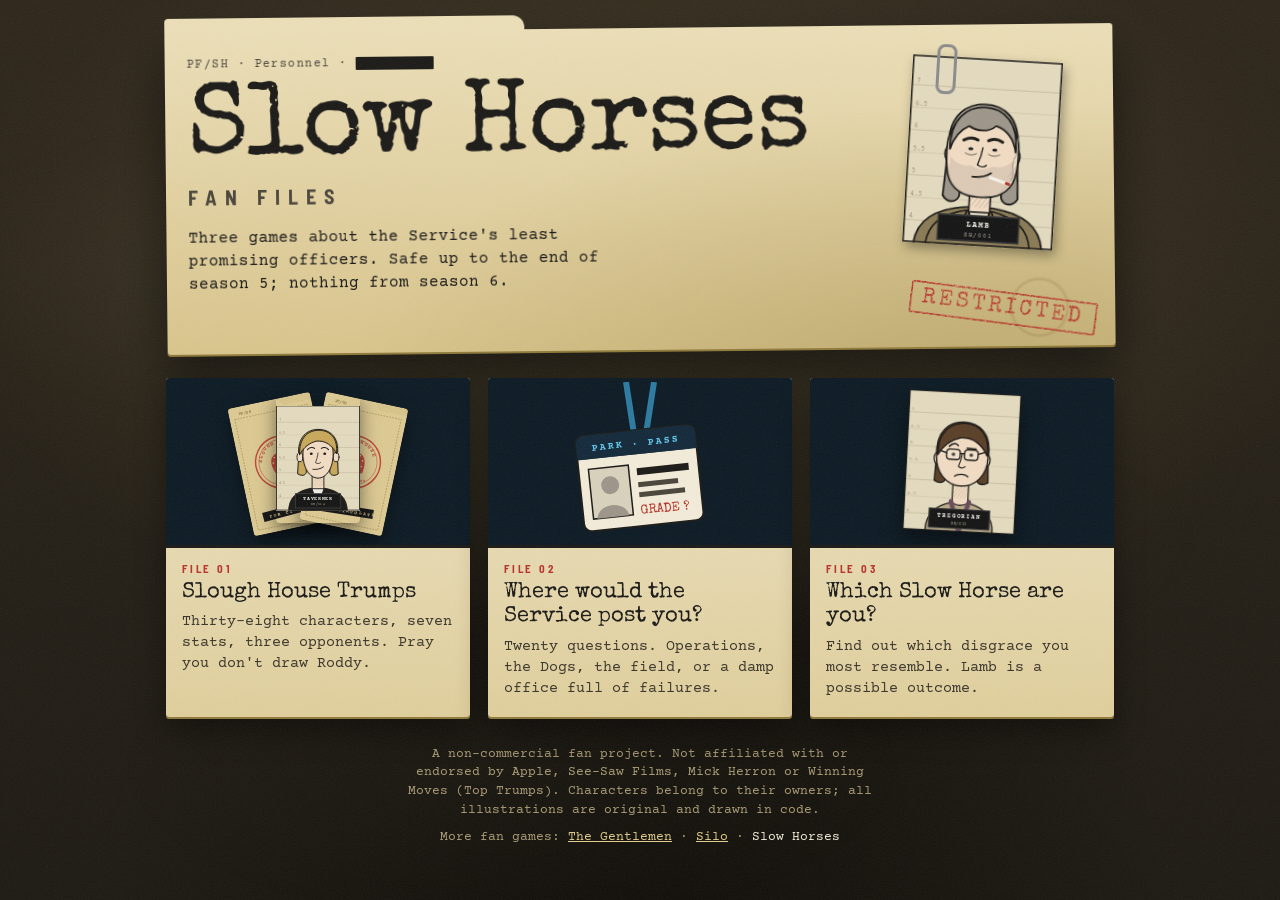
<file: site/index.html>
<!doctype html>
<html lang="en-GB">
<head>
  <meta charset="utf-8">
  <meta name="viewport" content="width=device-width, initial-scale=1, viewport-fit=cover">
  <meta name="theme-color" content="#1d1912">
  <meta name="description" content="Unofficial fan games for Slow Horses: a Top Trumps deck and two personality quizzes.">
  <title>Slow Horses Fan Files</title>
  <link rel="icon" href="shared/icon.svg">
  <link rel="preconnect" href="https://fonts.googleapis.com">
  <link rel="preconnect" href="https://fonts.gstatic.com" crossorigin>
  <link href="https://fonts.googleapis.com/css2?family=Barlow+Semi+Condensed:wght@500;700&family=Courier+Prime:ital,wght@0,400;0,700;1,400&family=Special+Elite&display=swap" rel="stylesheet">
  <link rel="stylesheet" href="shared/theme.css">
  <link rel="stylesheet" href="shared/hub.css">
</head>
<body>
  <main class="hub">
    <header class="cover">
      <p class="ref">PF/SH · Personnel · <span class="redact">Section 4</span></p>
      <h1>Slow Horses</h1>
      <p class="sub">Fan files</p>
      <span class="rubber cover-stamp">Restricted</span>
      <div class="cover-mug" id="cover-mug"></div>
      <p class="lede">Three games about the Service's least promising officers. Safe up to the end of season 5; nothing from season 6.</p>
    </header>

    <nav class="tiles" aria-label="Games">
      <a class="tile" href="trumps/" data-art="trumps">
        <div class="tile-art" id="art-trumps"></div>
        <div class="tile-text">
          <span class="tab">File 01</span>
          <h2>Slough House Trumps</h2>
          <p>Thirty-eight characters, seven stats, three opponents. Pray you don't draw Roddy.</p>
        </div>
      </a>
      <a class="tile" href="role/" data-art="role">
        <div class="tile-art" id="art-role"></div>
        <div class="tile-text">
          <span class="tab">File 02</span>
          <h2>Where would the Service post you?</h2>
          <p>Twenty questions. Operations, the Dogs, the field, or a damp office full of failures.</p>
        </div>
      </a>
      <a class="tile" href="character/" data-art="character">
        <div class="tile-art" id="art-character"></div>
        <div class="tile-text">
          <span class="tab">File 03</span>
          <h2>Which Slow Horse are you?</h2>
          <p>Find out which disgrace you most resemble. Lamb is a possible outcome.</p>
        </div>
      </a>
    </nav>

    <footer class="site-foot">
      <p>A non-commercial fan project. Not affiliated with or endorsed by Apple, See-Saw Films, Mick Herron or Winning Moves (Top Trumps). Characters belong to their owners; all illustrations are original and drawn in code.</p>
      <p>More fan games: <a href="https://radiosilence.github.io/gentlemen/">The Gentlemen</a> · <a href="https://radiosilence.github.io/silo/">Silo</a> · <span aria-current="page">Slow Horses</span></p>
    </footer>
  </main>
  <script type="module" src="shared/hub.js"></script>
</body>
</html>
</file>
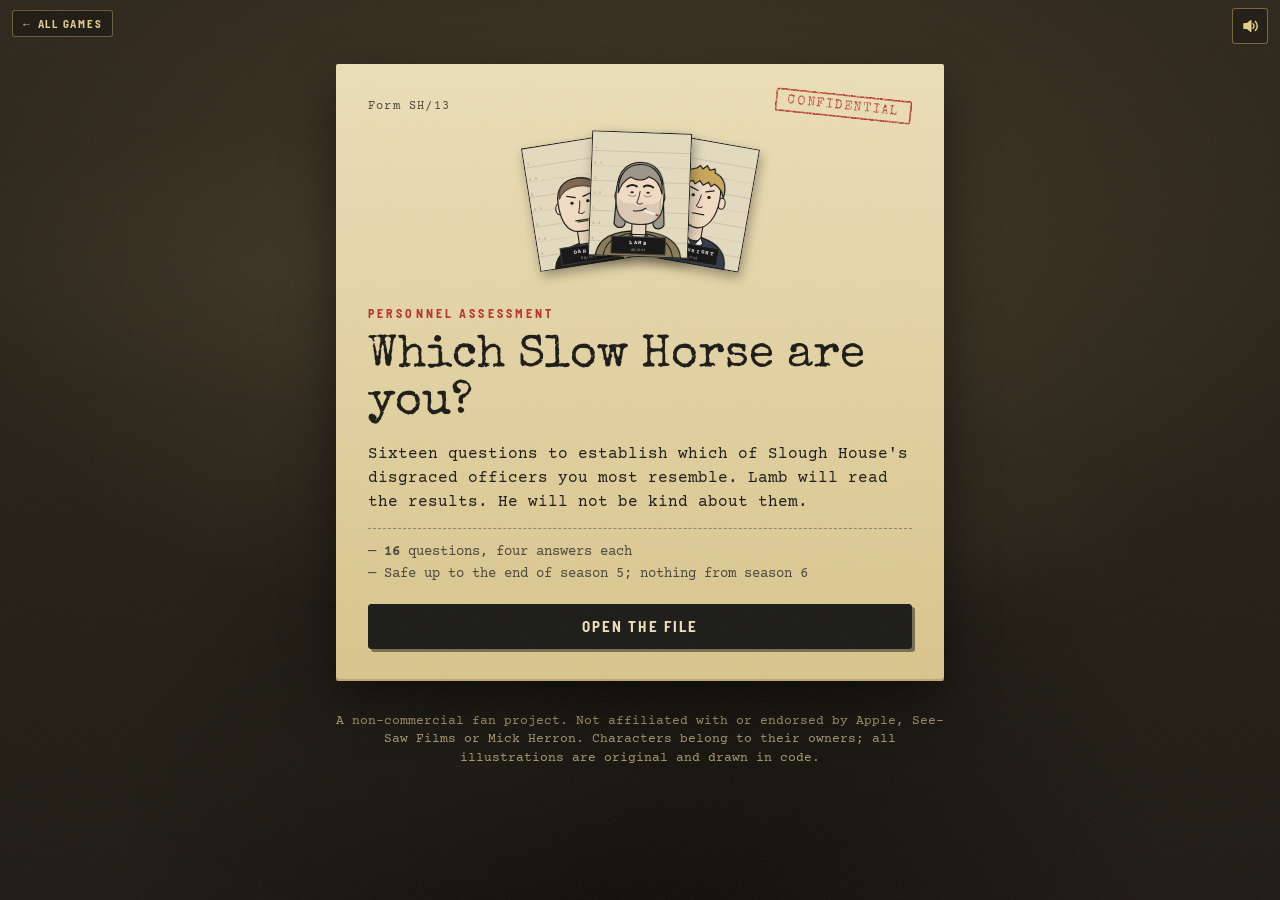
<file: site/character/index.html>
<!doctype html>
<html lang="en-GB">
<head>
  <meta charset="utf-8">
  <meta name="viewport" content="width=device-width, initial-scale=1, viewport-fit=cover">
  <meta name="theme-color" content="#1d1912">
  <meta name="description" content="An unofficial Slow Horses fan quiz: twelve questions to find out which slow horse you are.">
  <title>Which Slow Horse Are You?</title>
  <link rel="icon" href="../shared/icon.svg">
  <link rel="preconnect" href="https://fonts.googleapis.com">
  <link rel="preconnect" href="https://fonts.gstatic.com" crossorigin>
  <link href="https://fonts.googleapis.com/css2?family=Barlow+Semi+Condensed:wght@500;700&family=Courier+Prime:ital,wght@0,400;0,700;1,400&family=Special+Elite&display=swap" rel="stylesheet">
  <link rel="stylesheet" href="../shared/theme.css">
  <link rel="stylesheet" href="../shared/quiz.css">
</head>
<body>
  <script type="module">
    import quiz from "./data.js";
    import { run } from "../shared/quiz.js";
    run(quiz);
  </script>
</body>
</html>
</file>
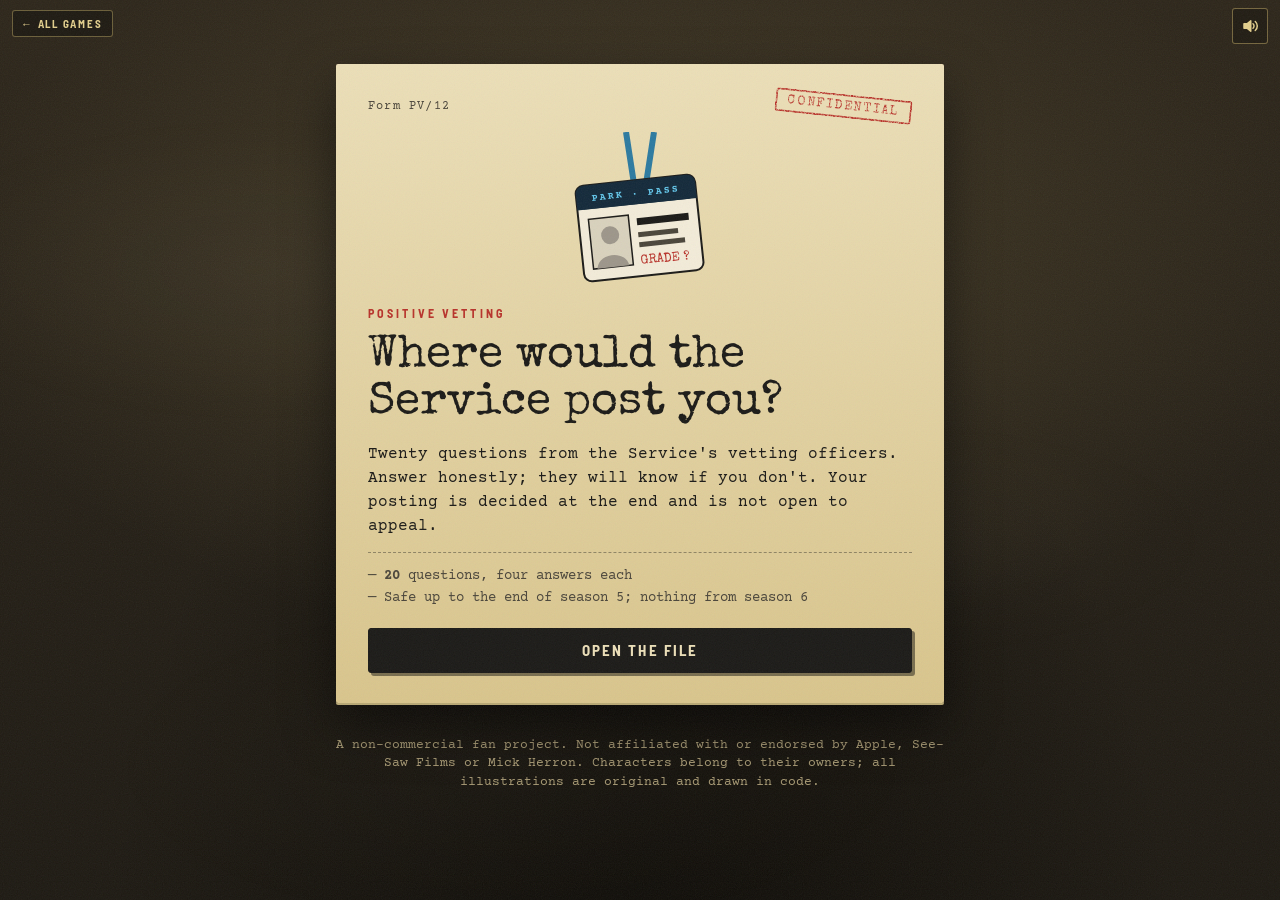
<file: site/role/index.html>
<!doctype html>
<html lang="en-GB">
<head>
  <meta charset="utf-8">
  <meta name="viewport" content="width=device-width, initial-scale=1, viewport-fit=cover">
  <meta name="theme-color" content="#1d1912">
  <meta name="description" content="An unofficial Slow Horses fan quiz: twelve questions to decide where the Service would post you.">
  <title>Where Would the Service Post You?</title>
  <link rel="icon" href="../shared/icon.svg">
  <link rel="preconnect" href="https://fonts.googleapis.com">
  <link rel="preconnect" href="https://fonts.gstatic.com" crossorigin>
  <link href="https://fonts.googleapis.com/css2?family=Barlow+Semi+Condensed:wght@500;700&family=Courier+Prime:ital,wght@0,400;0,700;1,400&family=Special+Elite&display=swap" rel="stylesheet">
  <link rel="stylesheet" href="../shared/theme.css">
  <link rel="stylesheet" href="../shared/quiz.css">
</head>
<body>
  <script type="module">
    import quiz from "./data.js";
    import { run } from "../shared/quiz.js";
    run(quiz);
  </script>
</body>
</html>
</file>
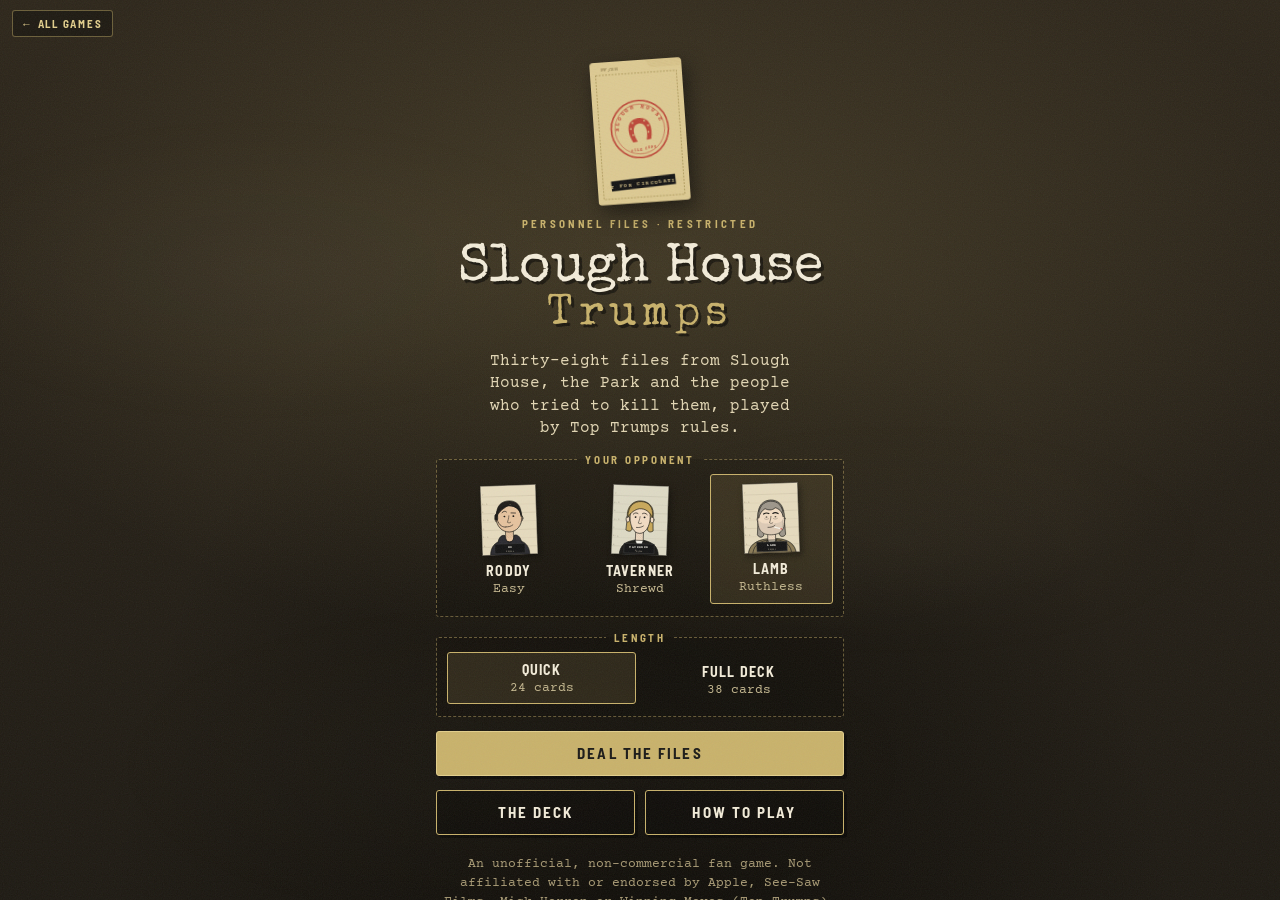
<file: site/trumps/index.html>
<!doctype html>
<html lang="en-GB">
<head>
  <meta charset="utf-8">
  <meta name="viewport" content="width=device-width, initial-scale=1, viewport-fit=cover">
  <meta name="theme-color" content="#1d1912">
  <meta name="description" content="An unofficial fan-made Top Trumps style card game for Slow Horses. Play against the computer in the browser.">
  <title>Slough House Trumps</title>
  <link rel="icon" href="../shared/icon.svg">
  <link rel="preconnect" href="https://fonts.googleapis.com">
  <link rel="preconnect" href="https://fonts.gstatic.com" crossorigin>
  <link href="https://fonts.googleapis.com/css2?family=Barlow+Semi+Condensed:wght@500;700&family=Courier+Prime:ital,wght@0,400;0,700;1,400&family=Special+Elite&display=swap" rel="stylesheet">
  <link rel="stylesheet" href="../shared/theme.css">
  <link rel="stylesheet" href="style.css">
</head>
<body>
  <main id="title" class="screen">
    <a class="back-link" href="../">← All games</a>
    <div class="title-inner">
      <div class="crest-wrap" id="title-crest"></div>
      <p class="kicker">Personnel files · Restricted</p>
      <h1>Slough House<span>Trumps</span></h1>
      <p class="tagline">Thirty-eight files from Slough House, the Park and the people who tried to kill them, played by Top Trumps rules.</p>

      <fieldset class="choice" id="opponents">
        <legend>Your opponent</legend>
      </fieldset>

      <fieldset class="choice lengths">
        <legend>Length</legend>
        <label><input type="radio" name="length" value="24"><span><b>Quick</b><small>24 cards</small></span></label>
        <label><input type="radio" name="length" value="38"><span><b>Full deck</b><small>38 cards</small></span></label>
      </fieldset>

      <button class="btn primary" id="deal">Deal the files</button>
      <div class="row">
        <button class="btn" id="open-gallery">The deck</button>
        <button class="btn" id="open-rules">How to play</button>
      </div>

      <p class="disclaimer">An unofficial, non-commercial fan game. Not affiliated with or endorsed by Apple, See-Saw Films, Mick Herron or Winning Moves (Top Trumps). Characters belong to their owners; the sketches are original illustrations. Stats are ratings out of 100 drawn from events on screen. <strong>Contains spoilers up to the end of season 5.</strong></p>
    </div>
  </main>

  <section id="game" class="screen" hidden>
    <header class="bar opp">
      <div class="pile" id="pile-cpu"><span class="count" id="count-cpu">0</span></div>
      <div class="who"><b id="cpu-name"></b><small><span id="cpu-sub"></span> <i class="lead" id="lead-cpu">Lead</i></small></div>
      <a class="icon-btn" href="../" aria-label="All games" title="All games"><svg viewBox="0 0 24 24" fill="none" stroke="currentColor" stroke-width="2" stroke-linecap="round" stroke-linejoin="round"><path d="M3 7h6l2 2h10v10H3z"/><path d="M3 7V5h6"/></svg></a>
      <button class="icon-btn" id="mute" aria-label="Toggle sound"></button>
      <button class="icon-btn" id="quit" aria-label="Leave the table">✕</button>
    </header>
    <p id="prompt" aria-live="polite"></p>
    <div id="table">
      <div class="pot" id="pot" hidden><div class="pile"></div><span>Pot <b id="count-pot">0</b></span></div>
    </div>
    <footer class="bar you">
      <div class="pile" id="pile-you"><span class="count" id="count-you">0</span></div>
      <div class="who"><b>You</b><small>Your pile <i class="lead" id="lead-you">Lead</i></small></div>
      <div class="score" id="score"></div>
    </footer>
  </section>

  <section id="gallery" class="screen" hidden>
    <header class="gallery-head">
      <button class="btn small" id="close-gallery">← Back</button>
      <h2>The Deck</h2>
      <span></span>
    </header>
    <div class="gallery-grid" id="gallery-grid"></div>
  </section>

  <div id="stage" aria-live="off"></div>

  <dialog id="rules">
    <h2>How to play</h2>
    <ol>
      <li>The deck is shuffled and dealt between you and your opponent. You only ever see the top card of your own pile.</li>
      <li>Whoever holds the lead picks a category from their card. Both cards are compared on it.</li>
      <li>The higher number wins both cards, which go to the bottom of the winner's pile, and the winner takes the lead.</li>
      <li>A tie sends both cards to the pot. The same player picks again, and the next hand's winner takes the pot as well.</li>
      <li>Take every card to win.</li>
    </ol>
    <dl class="stat-help" id="stat-help"></dl>
    <form method="dialog"><button class="btn primary">Understood</button></form>
  </dialog>

  <dialog id="zoom"><div id="zoom-card"></div><form method="dialog"><button class="btn small">Close</button></form></dialog>

  <dialog id="end">
    <div class="rubber seal" id="end-seal"></div>
    <h2 id="end-title"></h2>
    <p id="end-text"></p>
    <div class="row">
      <button class="btn primary" id="again">Deal again</button>
      <button class="btn" id="to-title">Leave the table</button>
    </div>
    <a class="end-hub" href="../">All games</a>
  </dialog>

  <script type="module" src="game.js"></script>
</body>
</html>
</file>
<file: site/shared/theme.css>
:root {
  --grime: #1d1912;
  --grime-2: #2d261a;
  --wall: #c9b26b;
  --wall-hi: #e3cf8c;
  --wall-lo: #8f7a3a;
  --damp: #5f5128;
  --manila: #ecdfb8;
  --manila-2: #d9c58c;
  --paper: #f3ecd9;
  --ink: #1b1a17;
  --ink-2: #4a453a;
  --stamp: #b8322a;
  --stamp-hi: #d9493e;
  --park: #0c1a24;
  --park-2: #13293a;
  --hub: #63c6ea;
  --hub-lo: #2c7aa0;
  --win: #3d6b3a;
  --lose: #9b2a2a;
  --type: "Special Elite", "Courier New", monospace;
  --mono: "Courier Prime", "Courier New", monospace;
  --sans: "Gill Sans", "Gill Sans MT", "Barlow Semi Condensed", "Helvetica Neue", sans-serif;
  --ease: cubic-bezier(.2, .8, .2, 1);
  color-scheme: dark;
}

* { box-sizing: border-box; }
html, body { margin: 0; height: 100%; }
html { background: var(--grime); overflow-x: clip; }
body {
  background:
    radial-gradient(ellipse 80% 60% at 50% 30%, rgba(201, 178, 107, .16), transparent 70%),
    radial-gradient(ellipse at 50% 120%, #0d0b07, transparent 60%),
    linear-gradient(var(--grime-2), var(--grime));
  background-attachment: fixed;
  color: var(--paper);
  font-family: var(--mono);
  font-size: 17px;
  -webkit-tap-highlight-color: transparent;
  overscroll-behavior: none;
}
/* Paper grain over everything. */
body::before {
  content: "";
  position: fixed;
  inset: 0;
  pointer-events: none;
  z-index: 50;
  opacity: .07;
  background-image: url("data:image/svg+xml,%3Csvg xmlns='http://www.w3.org/2000/svg' width='160' height='160'%3E%3Cfilter id='n'%3E%3CfeTurbulence type='fractalNoise' baseFrequency='.85' numOctaves='3' stitchTiles='stitch'/%3E%3C/filter%3E%3Crect width='100%25' height='100%25' filter='url(%23n)'/%3E%3C/svg%3E");
}
/* Lamb's smoke, drifting across the room. */
body::after {
  content: "";
  position: fixed;
  inset: 0;
  pointer-events: none;
  z-index: 0;
  opacity: .5;
  background:
    radial-gradient(ellipse 30% 18% at 20% 30%, rgba(220, 210, 180, .07), transparent),
    radial-gradient(ellipse 26% 14% at 70% 60%, rgba(220, 210, 180, .06), transparent),
    radial-gradient(ellipse 34% 20% at 40% 85%, rgba(220, 210, 180, .05), transparent);
  animation: smoke 40s ease-in-out infinite alternate;
}
.page-hidden body::after { animation-play-state: paused; }
@keyframes smoke { to { transform: translate(4%, -3%) scale(1.1); } }

[hidden] { display: none !important; }

/* ---------- Buttons ---------- */

.btn {
  font: 700 15px/1 var(--sans);
  letter-spacing: .14em;
  text-transform: uppercase;
  color: var(--paper);
  background: rgba(0, 0, 0, .25);
  border: 1.5px solid var(--wall);
  border-radius: 3px;
  padding: 14px 18px;
  cursor: pointer;
  text-decoration: none;
  text-align: center;
  box-shadow: 3px 3px 0 rgba(0, 0, 0, .45);
  transition: transform .15s var(--ease), background .15s, box-shadow .15s;
}
.btn:hover { background: rgba(201, 178, 107, .12); }
.btn:active { transform: translate(2px, 2px); box-shadow: 1px 1px 0 rgba(0, 0, 0, .45); }
.btn:focus-visible { outline: 2px solid var(--hub); outline-offset: 2px; }
.btn.primary {
  color: var(--ink);
  background: var(--wall);
  border-color: var(--wall-hi);
}
.btn.primary:hover { background: var(--wall-hi); }
.btn.small { font-size: 12px; padding: 10px 12px; }

.back-link {
  position: fixed;
  top: calc(env(safe-area-inset-top) + 10px);
  left: calc(env(safe-area-inset-left) + 12px);
  z-index: 20;
  display: inline-flex;
  align-items: center;
  gap: 6px;
  padding: 7px 10px 7px 8px;
  font: 700 11px/1 var(--sans);
  letter-spacing: .16em;
  text-transform: uppercase;
  color: var(--wall-hi);
  text-decoration: none;
  border: 1px solid rgba(201, 178, 107, .45);
  border-radius: 3px;
  background: rgba(29, 25, 18, .85);
}
.back-link:hover { color: var(--paper); border-color: var(--wall); }

/* A rubber stamp, slightly crooked and slightly worn. */
.rubber {
  display: inline-block;
  padding: 4px 10px 3px;
  border: 2.5px solid currentColor;
  border-radius: 3px;
  color: var(--stamp);
  font: 400 14px/1 var(--type);
  letter-spacing: .14em;
  text-transform: uppercase;
  transform: rotate(-4deg);
  mask-image: url("data:image/svg+xml,%3Csvg xmlns='http://www.w3.org/2000/svg' width='120' height='120'%3E%3Cfilter id='n'%3E%3CfeTurbulence type='fractalNoise' baseFrequency='.7' numOctaves='2'/%3E%3CfeColorMatrix values='0 0 0 0 0 0 0 0 0 0 0 0 0 0 0 0 0 0 -2.2 1.9'/%3E%3C/filter%3E%3Crect width='100%25' height='100%25' filter='url(%23n)'/%3E%3C/svg%3E");
}

.redact {
  background: var(--ink);
  color: transparent;
  border-radius: 1px;
  padding: 0 .1em;
  box-decoration-break: clone;
  -webkit-box-decoration-break: clone;
  user-select: none;
}

.site-foot {
  font: 400 13px/1.45 var(--mono);
  color: #a99b75;
  text-align: center;
}
.site-foot a { color: var(--wall-hi); }

@media (prefers-reduced-motion: reduce) {
  body::after { animation: none; }
  *, *::before, *::after { animation-duration: .01s !important; animation-iteration-count: 1 !important; transition-duration: .01s !important; }
}
</file>
<file: site/shared/hub.css>
body { min-height: 100dvh; }

.hub {
  position: relative;
  z-index: 1;
  max-width: 980px;
  margin: 0 auto;
  padding: calc(env(safe-area-inset-top) + 28px) calc(env(safe-area-inset-right) + 16px) calc(env(safe-area-inset-bottom) + 28px) calc(env(safe-area-inset-left) + 16px);
  display: flex;
  flex-direction: column;
  gap: 28px;
}

/* ---------- Cover ---------- */

.cover {
  position: relative;
  padding: 26px 22px 22px;
  color: var(--ink);
  background:
    radial-gradient(ellipse at 85% 110%, rgba(143, 122, 58, .35), transparent 55%),
    radial-gradient(circle at 92% 88%, transparent 26px, rgba(110, 80, 30, .2) 28px, transparent 31px),
    linear-gradient(var(--manila), var(--manila-2));
  border-radius: 3px 3px 3px 3px;
  box-shadow: 0 2px 0 #8f7a3a, 0 24px 50px rgba(0, 0, 0, .55);
  transform: rotate(-.6deg);
  animation: slide-in .7s var(--ease) both;
}
.cover::before {
  content: "";
  position: absolute;
  top: -14px;
  left: 0;
  width: 38%;
  height: 16px;
  background: var(--manila);
  border-radius: 4px 12px 0 0;
}
.ref { margin: 0 0 14px; font: 400 12px var(--mono); letter-spacing: .12em; color: var(--ink-2); }
.cover h1 {
  margin: 0;
  font: 400 clamp(46px, 14vw, 104px)/.9 var(--type);
  letter-spacing: -.01em;
}
.cover .sub {
  margin: 6px 0 0;
  font: 700 clamp(14px, 3.6vw, 20px) var(--sans);
  letter-spacing: .4em;
  text-transform: uppercase;
  color: var(--ink-2);
}
.cover-stamp {
  position: absolute;
  right: 18px;
  bottom: 22px;
  font-size: clamp(14px, 3.6vw, 22px);
  transform: rotate(8deg);
  animation: thump .45s cubic-bezier(.2, 1.6, .4, 1) .55s both;
}
.lede { margin: 18px 0 36px; max-width: 46ch; font-size: 16px; line-height: 1.45; }

@keyframes slide-in { from { opacity: 0; transform: translateY(20px) rotate(-2deg); } }
@keyframes thump { from { opacity: 0; transform: rotate(20deg) scale(2.2); } }

.cover-mug { display: none; }
@media (min-width: 720px) {
  .cover-mug {
    display: block;
    position: absolute;
    right: 56px;
    top: 34px;
    width: 150px;
    height: 188px;
    transform: rotate(4deg);
    box-shadow: 3px 5px 12px rgba(0, 0, 0, .35);
  }
  .cover-mug svg { display: block; width: 100%; height: 100%; }
  .cover-mug::after {
    content: "";
    position: absolute;
    top: -12px;
    left: 24px;
    width: 14px;
    height: 44px;
    border: 3px solid #8b8b8b;
    border-radius: 8px;
  }
}

/* ---------- Tiles ---------- */

.tiles {
  display: grid;
  gap: 18px;
}
@media (min-width: 760px) {
  .tiles { grid-template-columns: repeat(3, 1fr); }
}
.tile {
  position: relative;
  display: flex;
  flex-direction: column;
  color: var(--ink);
  text-decoration: none;
  background: linear-gradient(#efe5c6, #e0cf9c);
  border-radius: 3px;
  box-shadow: 0 2px 0 #8f7a3a, 0 14px 30px rgba(0, 0, 0, .45);
  overflow: hidden;
  transition: transform .25s var(--ease), box-shadow .25s;
  animation: slide-in .6s var(--ease) both;
}
.tile:nth-child(1) { animation-delay: .15s; }
.tile:nth-child(2) { animation-delay: .25s; }
.tile:nth-child(3) { animation-delay: .35s; }
a.tile:hover { transform: translateY(-4px) rotate(-.5deg); box-shadow: 0 2px 0 #8f7a3a, 0 22px 40px rgba(0, 0, 0, .55); }
a.tile:focus-visible { outline: 3px solid var(--hub); outline-offset: 3px; }
.tile-art {
  height: 170px;
  display: grid;
  place-items: center;
  background:
    linear-gradient(rgba(0, 0, 0, .04) 1px, transparent 1px) 0 0 / 100% 22px,
    var(--park);
  border-bottom: 3px solid var(--ink);
  overflow: hidden;
}
.tile-art svg { display: block; }
.tile-text { padding: 14px 16px 18px; display: flex; flex-direction: column; gap: 6px; }
.tab { font: 700 11px var(--sans); letter-spacing: .25em; text-transform: uppercase; color: var(--stamp); }
.tile h2 { margin: 0; font: 400 22px/1.1 var(--type); }
.tile p { margin: 0; font-size: 15px; line-height: 1.4; color: #3a352a; }

/* Art for each tile. */
.art-cards { position: relative; width: 200px; height: 150px; }
.art-cards > * { position: absolute; top: 12px; width: 84px; height: 130px; border-radius: 4px; overflow: hidden; box-shadow: 0 8px 18px rgba(0, 0, 0, .5); transition: transform .35s var(--ease); }
.art-cards > :nth-child(1) { left: 22px; transform: rotate(-12deg); }
.art-cards > :nth-child(2) { left: 58px; z-index: 1; transform: rotate(0deg) translateY(-6px); }
.art-cards > :nth-child(3) { left: 94px; transform: rotate(12deg); }
a.tile:hover .art-cards > :nth-child(1) { transform: rotate(-18deg) translateX(-8px); }
a.tile:hover .art-cards > :nth-child(3) { transform: rotate(18deg) translateX(8px); }
.art-cards svg { width: 100%; height: 100%; }
.art-mug { width: 112px; height: 140px; transform: rotate(3deg); box-shadow: 0 10px 20px rgba(0, 0, 0, .5); }
.art-mug svg { width: 100%; height: 100%; }

.site-foot { max-width: 60ch; margin: 0 auto; }
.site-foot p { margin: 0 0 8px; }
.site-foot [aria-current] { color: var(--paper); }
</file>
<file: site/shared/quiz.css>
body { min-height: 100dvh; }

.screen {
  position: relative;
  z-index: 1;
  min-height: 100dvh;
  max-width: 640px;
  margin: 0 auto;
  padding: calc(env(safe-area-inset-top) + 64px) calc(env(safe-area-inset-right) + 16px) calc(env(safe-area-inset-bottom) + 28px) calc(env(safe-area-inset-left) + 16px);
  display: flex;
  flex-direction: column;
  gap: 20px;
}

.icon-btn {
  appearance: none;
  border: 1px solid rgba(201, 178, 107, .5);
  background: rgba(29, 25, 18, .7);
  color: var(--wall-hi);
  width: 36px;
  height: 36px;
  border-radius: 3px;
  cursor: pointer;
  display: grid;
  place-items: center;
}
.icon-btn svg { width: 18px; height: 18px; }
.mute { position: fixed; z-index: 20; top: calc(env(safe-area-inset-top) + 8px); right: calc(env(safe-area-inset-right) + 12px); }

/* A sheet of paper on the desk. */
.sheet {
  position: relative;
  color: var(--ink);
  background:
    radial-gradient(ellipse at 90% 100%, rgba(143, 122, 58, .25), transparent 55%),
    linear-gradient(var(--paper), #e9dfc2);
  border-radius: 2px;
  box-shadow: 0 2px 0 #b8a874, 0 22px 50px rgba(0, 0, 0, .55);
  padding: 22px 20px;
}
.ref { margin: 0; font: 400 12px var(--mono); letter-spacing: .1em; color: var(--ink-2); }
.kicker { margin: 0; font: 700 12px var(--sans); letter-spacing: .26em; text-transform: uppercase; color: var(--stamp); }

/* ---------- Title ---------- */

.cover { display: flex; flex-direction: column; gap: 14px; background: linear-gradient(var(--manila), var(--manila-2)); animation: slide-in .6s var(--ease) both; }
.cover .ref { display: flex; justify-content: space-between; align-items: center; }
.cover-stamp { font-size: 13px; transform: rotate(6deg); animation: thump .45s cubic-bezier(.2, 1.6, .4, 1) .5s both; }
.title-art { display: flex; justify-content: center; min-height: 150px; }
.title-art svg { display: block; max-width: 100%; height: 160px; }
.cover h1 { margin: 0; font: 400 clamp(32px, 9vw, 46px)/1.02 var(--type); }
.intro { margin: 0; font-size: 16px; line-height: 1.5; }
.facts { margin: 0; padding: 12px 0 0; list-style: none; border-top: 1.5px dashed rgba(27, 26, 23, .4); font-size: 14px; line-height: 1.6; color: var(--ink-2); }
.facts li::before { content: "— "; }
.cover .btn.primary { background: var(--ink); color: var(--manila); border-color: var(--ink); margin-top: 4px; }
.cover .btn.primary:hover { background: #33302a; }
.previous { align-self: center; font-size: 14px; color: var(--ink-2); }
.previous b { color: var(--ink); }

/* ---------- Questions ---------- */

.q-bar { display: flex; align-items: center; gap: 12px; }
.q-bar .btn:disabled { opacity: .35; pointer-events: none; }
.progress { flex: 1; display: flex; flex-direction: column; gap: 6px; font: 700 11px var(--sans); letter-spacing: .2em; text-transform: uppercase; color: var(--wall-hi); text-align: center; }
.track { height: 4px; background: rgba(201, 178, 107, .2); }
.track i { display: block; height: 100%; background: var(--wall); transition: width .5s var(--ease); }

.deck { position: relative; display: grid; }
/* On tall screens, sit the question sheet in the middle of the space rather than under the bar. */
@media (min-height: 760px) { #quiz .deck { margin-block: auto; } #quiz { padding-bottom: calc(env(safe-area-inset-bottom) + 64px); } }
.qcard { grid-area: 1 / 1; display: flex; flex-direction: column; gap: 14px; transform-origin: 50% 0; }
.qcard header { display: flex; justify-content: space-between; gap: 12px; font: 700 11px var(--sans); letter-spacing: .2em; text-transform: uppercase; color: var(--ink-2); border-bottom: 2px solid var(--ink); padding-bottom: 8px; }
.qcard .q-tag { color: var(--stamp); }
.qcard h2 { margin: 0; font: 400 21px/1.3 var(--type); }
.options { display: flex; flex-direction: column; gap: 4px; }
.opt {
  display: flex;
  gap: 12px;
  align-items: flex-start;
  width: 100%;
  padding: 11px 8px;
  border: 0;
  border-bottom: 1px solid rgba(27, 26, 23, .25);
  background: none;
  color: var(--ink);
  font: 400 16px/1.4 var(--mono);
  text-align: left;
  cursor: pointer;
  border-radius: 0;
  transition: background .15s;
}
.opt:hover, .opt:focus-visible { background: rgba(242, 228, 60, .3); outline: none; }
.opt .box { flex: none; width: 22px; height: 22px; margin-top: 1px; border: 2px solid var(--ink); display: grid; place-items: center; }
.opt .box svg { width: 22px; height: 22px; fill: none; stroke: #1f4ea8; stroke-width: 3.2; stroke-linecap: round; stroke-linejoin: round; opacity: 0; transform: translate(2px, -3px) scale(.6); transition: opacity .15s, transform .25s cubic-bezier(.2, 1.6, .4, 1); }
.opt[aria-checked="true"] .box svg { opacity: 1; transform: translate(2px, -3px) scale(1.25); }
.opt.picked { background: rgba(242, 228, 60, .45); }
.qcard .opt { animation: type-in .35s var(--ease) both; animation-delay: calc(.12s + var(--d) * .06s); }
.qcard.entering { animation: feed .55s var(--ease) both; }
.qcard.leaving { animation: file-away .5s cubic-bezier(.5, 0, .8, .4) both; pointer-events: none; }
@keyframes feed { from { transform: translateY(40px) rotate(1.5deg); opacity: 0; } }
@keyframes file-away { to { transform: translate(30%, -30px) rotate(8deg); opacity: 0; } }
@keyframes type-in { from { opacity: 0; transform: translateX(-6px); } }

/* ---------- Processing ---------- */

.processing { position: fixed; inset: 0; z-index: 30; display: grid; place-items: center; background: rgba(12, 10, 6, .88); }
.proc-sheet { width: min(320px, calc(100vw - 32px)); padding: 22px; background: var(--paper); color: var(--ink); box-shadow: 0 20px 50px rgba(0, 0, 0, .6); }
.proc-title { margin: 0 0 14px; font: 400 18px var(--type); text-align: center; }
.proc-lines { display: flex; flex-direction: column; gap: 9px; }
.proc-lines i { display: block; height: 12px; width: var(--w); background: var(--ink); transform-origin: 0 50%; animation: redact .4s var(--ease) both; animation-delay: calc(var(--i) * .17s); }
@keyframes redact { from { transform: scaleX(0); } }

/* ---------- Result ---------- */

.dossier { display: flex; flex-direction: column; gap: 18px; }
#result.in .dossier { animation: slide-in .6s var(--ease) both; }
.shared-note { margin: 0; padding: 10px 12px; background: var(--ink); color: var(--manila); font-size: 14px; line-height: 1.4; }
.shared-note a { color: var(--wall-hi); font-weight: 700; }
.r-head { display: flex; justify-content: space-between; flex-wrap: wrap; gap: 4px 12px; border-bottom: 2px solid var(--ink); padding-bottom: 8px; }
.r-top { position: relative; display: grid; grid-template-columns: 120px 1fr; gap: 16px; align-items: center; margin-bottom: 18px; }
.r-art { width: 120px; height: 150px; display: grid; place-items: center; }
.r-art svg { display: block; width: 100%; height: 100%; }
.r-art .portrait-svg { transform: rotate(-2deg); box-shadow: 2px 4px 10px rgba(0, 0, 0, .3); }
.r-id h2 { margin: 4px 0 6px; font: 400 clamp(26px, 7vw, 36px)/1.05 var(--type); }
.r-sub { margin: 0; font-size: 14px; line-height: 1.4; color: var(--ink-2); }
.r-stamp { position: absolute; left: -6px; bottom: -26px; font-size: 16px; padding: 6px 12px 4px; border-width: 3px; transform: rotate(-10deg); opacity: 0; }
#result.in .r-stamp { animation: thump-down .45s cubic-bezier(.2, 1.6, .4, 1) .9s both; }
@keyframes thump-down { from { opacity: 0; transform: rotate(-30deg) scale(2.6); } to { opacity: .9; transform: rotate(-10deg); } }
.r-body p { margin: 0 0 10px; font-size: 16px; line-height: 1.55; }
.dossier h3 { margin: 0 0 8px; font: 700 12px var(--sans); letter-spacing: .24em; text-transform: uppercase; color: var(--stamp); }
.r-people ul { margin: 0; padding: 0; list-style: none; display: flex; flex-direction: column; gap: 4px; font-size: 14px; line-height: 1.4; }
.r-people b { font-weight: 700; }

.r-axes ol { margin: 0; padding: 0; list-style: none; display: flex; flex-direction: column; gap: 10px; }
.r-axes li { display: grid; grid-template-columns: 90px 1fr 32px; gap: 2px 10px; align-items: center; }
.ax-lab { font: 700 13px var(--sans); letter-spacing: .12em; text-transform: uppercase; }
.ax-bar { height: 14px; background: repeating-linear-gradient(90deg, rgba(27, 26, 23, .14) 0 2px, transparent 2px 10%); border-bottom: 1.5px solid var(--ink); }
.ax-bar i { display: block; height: 100%; width: calc(var(--v) * 1%); background: var(--accent, var(--ink)); transform-origin: 0 50%; }
#result.in .ax-bar i { animation: redact .7s var(--ease) both; animation-delay: calc(.5s + var(--i) * .1s); }
.ax-val { font: 400 17px var(--type); text-align: right; }
.r-axes small { grid-column: 2 / 4; font-size: 13px; color: var(--ink-2); }

#r-second { display: flex; gap: 14px; align-items: center; }
#r-second .mini { flex: none; width: 64px; height: 80px; }
#r-second .mini svg { width: 100%; height: 100%; display: block; }
#r-second b { display: block; font: 400 19px var(--type); }
#r-second span { display: block; font-size: 14px; color: var(--ink-2); }
#r-second small { display: block; margin-top: 4px; font: 700 11px var(--sans); letter-spacing: .16em; text-transform: uppercase; color: var(--stamp); }

.r-actions { display: flex; flex-wrap: wrap; gap: 10px; }
.r-actions .btn { flex: 1 1 180px; color: var(--ink); border-color: var(--ink); background: transparent; box-shadow: 3px 3px 0 rgba(0, 0, 0, .2); }
.r-actions .btn.primary { background: var(--ink); color: var(--manila); }
.dossier .site-foot { color: var(--ink-2); font-size: 12px; }
.dossier .site-foot a { color: var(--ink); }

.toast { position: fixed; left: 50%; bottom: calc(env(safe-area-inset-bottom) + 24px); z-index: 40; transform: translate(-50%, 20px); opacity: 0; padding: 10px 16px; background: var(--ink); color: var(--manila); font-size: 14px; border: 1px solid var(--wall); transition: opacity .25s, transform .25s var(--ease); pointer-events: none; }
.toast.on { opacity: 1; transform: translate(-50%, 0); }

@keyframes slide-in { from { opacity: 0; transform: translateY(20px) rotate(-1deg); } }
@keyframes thump { from { opacity: 0; transform: rotate(20deg) scale(2.2); } }

@media (min-width: 700px) {
  .sheet { padding: 30px 32px; }
  .r-top { grid-template-columns: 150px 1fr; }
  .r-art { width: 150px; height: 188px; }
}

.mug-stack { position: relative; width: 220px; height: 160px; }
.mug-stack > div { position: absolute; top: 8px; width: 100px; height: 125px; box-shadow: 2px 5px 12px rgba(0, 0, 0, .35); }
.mug-stack > div:nth-child(1) { left: 0; transform: rotate(-9deg); }
.mug-stack > div:nth-child(2) { left: 60px; top: 0; z-index: 1; transform: rotate(2deg); }
.mug-stack > div:nth-child(3) { left: 120px; transform: rotate(10deg); }
.mug-stack svg { display: block; width: 100%; height: 100%; }
</file>
<file: site/trumps/style.css>
body { overflow: hidden; }

.screen {
  position: fixed;
  inset: 0;
  z-index: 1;
  display: flex;
  flex-direction: column;
  padding: env(safe-area-inset-top) env(safe-area-inset-right) env(safe-area-inset-bottom) env(safe-area-inset-left);
}

.icon-btn {
  appearance: none;
  border: 1px solid rgba(201, 178, 107, .5);
  background: rgba(0, 0, 0, .25);
  color: var(--wall-hi);
  width: 36px;
  height: 36px;
  border-radius: 3px;
  font: 16px/1 var(--sans);
  cursor: pointer;
  display: grid;
  place-items: center;
  flex: none;
}
.icon-btn svg { width: 18px; height: 18px; }
.row { display: flex; gap: 10px; }
.row > * { flex: 1; }

/* ---------- Title ---------- */

#title { overflow-y: auto; align-items: center; }
.title-inner {
  width: 100%;
  max-width: 440px;
  padding: 60px 16px 28px;
  display: flex;
  flex-direction: column;
  gap: 14px;
  text-align: center;
}
.crest-wrap {
  width: 92px;
  margin: 0 auto;
  transform: rotate(-4deg);
  filter: drop-shadow(4px 8px 10px rgba(0, 0, 0, .5));
}
.crest-wrap svg { display: block; width: 100%; border-radius: 4px; }
.kicker {
  margin: 0;
  font: 700 11px var(--sans);
  letter-spacing: .3em;
  text-transform: uppercase;
  color: var(--wall);
}
h1 {
  margin: 0;
  font: 400 clamp(36px, 12vw, 54px)/.95 var(--type);
  color: var(--paper);
  text-shadow: 3px 3px 0 rgba(0, 0, 0, .5);
}
h1 span { display: block; color: var(--wall); font-size: .8em; letter-spacing: .12em; }
.tagline { margin: 0 auto; max-width: 32ch; font-size: 16px; line-height: 1.4; color: #e2d6b4; }

.choice {
  border: 1px dashed rgba(201, 178, 107, .45);
  border-radius: 3px;
  margin: 0;
  padding: 10px;
  display: grid;
  grid-template-columns: repeat(3, 1fr);
  gap: 8px;
  background: rgba(0, 0, 0, .15);
}
.choice.lengths { grid-template-columns: 1fr 1fr; }
.choice legend {
  padding: 0 8px;
  font: 700 11px var(--sans);
  letter-spacing: .25em;
  text-transform: uppercase;
  color: var(--wall);
}
.choice label { cursor: pointer; }
.choice input { position: absolute; opacity: 0; pointer-events: none; }
.choice label > span {
  display: flex;
  flex-direction: column;
  align-items: center;
  gap: 3px;
  height: 100%;
  padding: 8px 4px;
  border-radius: 3px;
  border: 1.5px solid transparent;
  transition: background .2s, border-color .2s, transform .2s var(--ease);
}
.choice label:hover > span { background: rgba(255, 255, 255, .04); }
.choice input:checked + span {
  background: rgba(201, 178, 107, .14);
  border-color: var(--wall);
  transform: translateY(-2px);
}
.choice input:focus-visible + span { outline: 2px solid var(--hub); }
.choice b { font: 700 14px var(--sans); letter-spacing: .08em; text-transform: uppercase; color: var(--paper); }
.choice small { font-size: 13px; color: #c4b78f; line-height: 1.1; }
.choice .mini { width: 56px; height: 70px; margin-bottom: 4px; transform: rotate(-2deg); box-shadow: 2px 3px 6px rgba(0, 0, 0, .4); }
.choice label:nth-child(odd) .mini { transform: rotate(2deg); }
.choice .mini svg { display: block; width: 100%; height: 100%; }

.disclaimer { margin: 6px 0 0; font-size: 13px; line-height: 1.45; color: #a99b75; }
.disclaimer strong { color: var(--wall-hi); font-weight: 700; }

/* ---------- Game ---------- */

#game {
  background:
    radial-gradient(circle at 18% 72%, transparent 38px, rgba(90, 60, 25, .22) 40px, transparent 44px),
    radial-gradient(circle at 84% 26%, transparent 30px, rgba(90, 60, 25, .16) 32px, transparent 35px),
    radial-gradient(ellipse at 50% 50%, rgba(201, 178, 107, .1), transparent 70%);
}
.bar {
  display: flex;
  align-items: center;
  gap: 12px;
  padding: 10px 16px;
  min-height: 76px;
  position: relative;
  z-index: 2;
}
.bar.opp { background: linear-gradient(rgba(0, 0, 0, .4), transparent); padding-left: 16px; }
.bar.you { background: linear-gradient(transparent, rgba(0, 0, 0, .4)); }
.who { display: flex; flex-direction: column; flex: 1; min-width: 0; }
.who b { font: 700 15px var(--sans); letter-spacing: .08em; text-transform: uppercase; white-space: nowrap; overflow: hidden; text-overflow: ellipsis; }
.who small { color: #c4b78f; font-size: 14px; }
.lead {
  display: inline-block;
  vertical-align: 2px;
  margin-left: 6px;
  padding: 3px 6px 2px;
  border: 1.5px solid var(--stamp-hi);
  border-radius: 2px;
  font: 400 10px/1 var(--type);
  font-style: normal;
  letter-spacing: .15em;
  text-transform: uppercase;
  color: var(--stamp-hi);
  opacity: 0;
  transform: rotate(-6deg) scale(1.6);
  transition: opacity .25s, transform .3s cubic-bezier(.2, 1.6, .4, 1);
}
.lead.on { opacity: 1; transform: rotate(-6deg); }
.score { font: 700 12px var(--sans); letter-spacing: .15em; color: var(--wall); text-transform: uppercase; }

.pile {
  position: relative;
  width: 36px;
  height: 56px;
  flex: none;
  border-radius: 2px;
  background: var(--back) center/cover;
  box-shadow: 1px 1px 0 #7d6a33, 2px 2px 0 #c9b26b, 3px 3px 0 #7d6a33, 4px 4px 0 #c9b26b, 6px 8px 12px rgba(0, 0, 0, .5);
  transition: transform .25s var(--ease);
}
.pile.empty { background: none; box-shadow: inset 0 0 0 1px rgba(201, 178, 107, .3); }
.pile.bump { animation: bump .35s var(--ease); }
@keyframes bump { 40% { transform: scale(1.15) rotate(-3deg); } }
.pile .count {
  position: absolute;
  right: -10px;
  bottom: -8px;
  min-width: 24px;
  height: 22px;
  padding: 0 5px;
  border-radius: 2px;
  background: var(--ink);
  border: 1px solid var(--wall);
  font: 700 13px/20px var(--mono);
  text-align: center;
  color: var(--paper);
}

#prompt {
  margin: 0;
  min-height: 34px;
  padding: 4px 16px;
  text-align: center;
  font-size: 16px;
  color: var(--wall-hi);
  position: relative;
  z-index: 2;
}
#prompt b { font: 400 16px var(--type); letter-spacing: .04em; color: var(--paper); }
#prompt .tap { display: block; margin-top: 2px; font: 700 11px var(--sans); letter-spacing: .25em; color: #c4b78f; text-transform: uppercase; animation: pulse 1.6s ease-in-out infinite; }
@keyframes pulse { 50% { opacity: .35; } }

#table { flex: 1; position: relative; }
.pot {
  position: absolute;
  left: 50%;
  top: 50%;
  transform: translate(-50%, -50%);
  display: flex;
  flex-direction: column;
  align-items: center;
  gap: 10px;
  font: 700 11px var(--sans);
  letter-spacing: .2em;
  text-transform: uppercase;
  color: var(--wall);
  z-index: 0;
}
.pot .pile { transform: rotate(-8deg); }

/* ---------- Cards ---------- */

#stage { position: fixed; inset: 0; pointer-events: none; z-index: 5; }
#stage .card { pointer-events: auto; }

.card {
  position: absolute;
  left: 0;
  top: 0;
  text-align: left;
  width: 300px;
  height: 500px;
  transform-origin: 0 0;
  perspective: 1400px;
  transition: transform var(--dur, .7s) var(--ease);
}
.card-inner {
  position: absolute;
  inset: 0;
  transform-style: preserve-3d;
  transition: transform .75s cubic-bezier(.3, 1.3, .5, 1);
}
.card.down .card-inner { transform: rotateY(180deg); }
.face {
  position: absolute;
  inset: 0;
  border-radius: 6px;
  backface-visibility: hidden;
  -webkit-backface-visibility: hidden;
  overflow: hidden;
  box-shadow: 0 2px 0 rgba(0, 0, 0, .3), 0 18px 40px rgba(0, 0, 0, .55);
}
.face.back { transform: rotateY(180deg); background: var(--manila-2); }
/* WebKit can ignore backface-visibility mid-transform, so swap the faces at the flip's midpoint. */
.face.front { transition: visibility 0s .18s; }
.card.down .face.front { visibility: hidden; }
.face.back { visibility: hidden; transition: visibility 0s .18s; }
.card.down .face.back { visibility: visible; }
.face.back svg { display: block; width: 100%; height: 100%; }

.face.front {
  background:
    radial-gradient(ellipse at 80% 90%, rgba(143, 122, 58, .18), transparent 50%),
    linear-gradient(var(--manila), #e4d4a4);
  color: var(--ink);
  padding: 10px 12px 8px;
  display: flex;
  flex-direction: column;
}
.face.front::before {
  content: "";
  position: absolute;
  top: 0;
  bottom: 0;
  left: -60%;
  width: 60%;
  pointer-events: none;
  background: linear-gradient(105deg, transparent, rgba(255, 255, 255, .45), transparent);
  z-index: 3;
  opacity: 0;
}
.card.shine .face.front::before { animation: shine 1.1s ease-out; }
@keyframes shine { 0% { opacity: 1; transform: translateX(0); } 100% { opacity: 1; transform: translateX(380%); } }

.card-head {
  position: relative;
  display: grid;
  grid-template-columns: auto 1fr;
  column-gap: 10px;
  align-items: start;
  padding-bottom: 7px;
  border-bottom: 2px solid var(--ink);
}
.card-no {
  grid-row: span 2;
  min-width: 42px;
  padding: 4px 4px 3px;
  font: 700 18px/1 var(--mono);
  text-align: center;
  color: var(--paper);
  background: var(--faction);
  border-radius: 2px;
}
.card-no small { display: block; font: 700 7px/1.2 var(--sans); letter-spacing: .15em; opacity: .8; }
.card-head h3 {
  margin: 0;
  font: 400 21px/1.02 var(--type);
  letter-spacing: .01em;
  color: var(--ink);
}
.card-head p { margin: 2px 0 0; font: 400 13px/1.1 var(--mono); color: var(--ink-2); }
.card-series {
  position: absolute;
  right: 0;
  bottom: -16px;
  font: 700 8.5px var(--sans);
  letter-spacing: .14em;
  color: var(--ink-2);
}

.dossier {
  display: grid;
  grid-template-columns: 104px 1fr;
  gap: 10px;
  margin-top: 16px;
  height: 152px;
}
.portrait {
  position: relative;
  width: 104px;
  height: 130px;
  transform: rotate(-2deg);
  box-shadow: 2px 3px 6px rgba(0, 0, 0, .3);
}
.portrait::after {
  content: "";
  position: absolute;
  top: -9px;
  left: 18px;
  width: 11px;
  height: 34px;
  border: 2.5px solid #8b8b8b;
  border-radius: 6px;
  transform: rotate(4deg);
}
.portrait-svg { display: block; width: 100%; height: 100%; }
.side { display: flex; flex-direction: column; gap: 6px; min-width: 0; }
.side .rubber { align-self: flex-start; font-size: 12px; color: var(--faction); padding: 3px 7px 2px; transform: rotate(-5deg); }
.blurb {
  margin: 0;
  font: 400 12px/1.3 var(--mono);
  color: #2e2a22;
}

.stats { list-style: none; margin: 4px 0 0; padding: 0; display: flex; flex-direction: column; gap: 2px; }
.stat {
  position: relative;
  display: flex;
  align-items: baseline;
  gap: 6px;
  width: 100%;
  height: 31px;
  padding: 6px 6px 0;
  border: 0;
  border-bottom: 1px solid rgba(27, 26, 23, .35);
  border-radius: 0;
  background: none;
  color: var(--ink);
  cursor: default;
  font: inherit;
  transition: background .25s, color .25s, transform .25s var(--ease);
}
.stat::after {
  content: "";
  position: absolute;
  left: 6px;
  bottom: 2px;
  height: 2px;
  width: calc((100% - 12px) * var(--v) / 100);
  background: var(--ink);
  opacity: .25;
}
.stat span { font: 700 13px var(--sans); letter-spacing: .1em; text-transform: uppercase; }
.stat i { flex: 1; border-bottom: 2px dotted rgba(27, 26, 23, .4); transform: translateY(-4px); }
.stat b { font: 400 19px/1 var(--type); }
.card.choosing .stat { cursor: pointer; }
.card.choosing .stat:hover, .card.choosing .stat:focus-visible {
  background: linear-gradient(100deg, transparent 2%, rgba(242, 228, 60, .6) 4%, rgba(242, 228, 60, .45) 96%, transparent 98%);
  transform: translateX(3px);
  outline: none;
}
.stats { position: relative; }
.card.choosing .stats::after {
  content: "";
  position: absolute;
  inset: -3px -4px;
  border: 2px solid rgba(201, 150, 40, .7);
  border-radius: 4px;
  pointer-events: none;
  animation: invite 2.4s ease-in-out infinite;
}
@keyframes invite { 50% { opacity: .15; } }
.stat.picked { background: linear-gradient(100deg, transparent 1%, rgba(242, 228, 60, .75) 3%, rgba(242, 228, 60, .6) 97%, transparent 99%); }
.stat.won { background: linear-gradient(100deg, transparent 1%, rgba(110, 190, 90, .6) 3%, rgba(110, 190, 90, .5) 97%, transparent 99%); }
.stat.lost { color: var(--lose); }
.stat.lost::before {
  content: "";
  position: absolute;
  left: 2px;
  right: 2px;
  top: 55%;
  height: 2.5px;
  background: var(--lose);
  transform: rotate(-1.5deg);
}
.stat.drew { background: rgba(99, 198, 234, .35); }

.card-foot {
  margin-top: auto;
  padding-top: 4px;
  display: flex;
  justify-content: space-between;
  font: 700 8.5px var(--sans);
  letter-spacing: .18em;
  color: #7d6a33;
  text-transform: uppercase;
}

.stamp {
  position: absolute;
  left: 16px;
  top: 150px;
  padding: 8px 12px 6px;
  border: 5px double var(--stamp);
  border-radius: 4px;
  font: 400 28px/1 var(--type);
  letter-spacing: .1em;
  text-transform: uppercase;
  color: var(--stamp);
  background: rgba(243, 236, 217, .25);
  transform: rotate(-14deg) scale(0);
  opacity: 0;
  z-index: 4;
  pointer-events: none;
}
.stamp.blue { color: #1f5f8a; border-color: #1f5f8a; font-size: 26px; }
.stamp.show { animation: stamp .4s cubic-bezier(.2, 1.6, .4, 1) forwards; }
@keyframes stamp {
  from { transform: rotate(-30deg) scale(2.4); opacity: 0; }
  to { transform: rotate(-14deg) scale(1); opacity: .92; }
}

/* ---------- Gallery ---------- */

#gallery { overflow-y: auto; }
.gallery-head {
  position: sticky;
  top: 0;
  z-index: 2;
  display: grid;
  grid-template-columns: 1fr auto 1fr;
  align-items: center;
  padding: 12px 16px;
  background: linear-gradient(var(--grime-2) 70%, transparent);
}
.gallery-head h2 { margin: 0; font: 400 22px var(--type); color: var(--paper); letter-spacing: .06em; }
.gallery-head .btn { justify-self: start; }
.gallery-grid {
  display: grid;
  grid-template-columns: repeat(auto-fill, 150px);
  justify-content: center;
  gap: 14px;
  padding: 4px 16px 32px;
  max-width: 1100px;
  width: 100%;
  margin: 0 auto;
}
.thumb {
  position: relative;
  content-visibility: auto;
  contain-intrinsic-size: 150px 250px;
  width: 150px;
  height: 250px;
  cursor: pointer;
  border: 0;
  padding: 0;
  background: none;
  animation: rise .5s var(--ease) backwards;
  animation-delay: calc(var(--i) * 25ms);
}
.thumb .card { transform: scale(.5); transition: none; }
.thumb:hover .card .face { box-shadow: 0 0 0 3px var(--wall), 0 18px 40px rgba(0, 0, 0, .55); }
@keyframes rise { from { opacity: 0; transform: translateY(16px); } }

/* ---------- Dialogs ---------- */

dialog {
  border: 0;
  border-radius: 4px;
  background: linear-gradient(var(--manila), #e1d09d);
  color: var(--ink);
  padding: 22px 20px 20px;
  max-width: min(440px, calc(100vw - 32px));
  max-height: calc(100dvh - 32px);
  box-shadow: 0 30px 80px rgba(0, 0, 0, .7);
}
dialog::backdrop { background: rgba(12, 10, 6, .82); }
dialog[open] { animation: pop .35s var(--ease); }
@keyframes pop { from { opacity: 0; transform: translateY(14px) rotate(-1deg) scale(.96); } }
dialog h2 { margin: 0 0 12px; font: 400 24px var(--type); text-align: center; }
dialog ol { padding-left: 20px; margin: 0 0 14px; line-height: 1.35; font-size: 15px; }
dialog li { margin-bottom: 6px; }
dialog .btn { color: var(--ink); border-color: var(--ink); background: transparent; box-shadow: 3px 3px 0 rgba(0, 0, 0, .25); }
dialog .btn.primary { background: var(--ink); color: var(--manila); }
.stat-help { display: grid; grid-template-columns: auto 1fr; gap: 5px 12px; margin: 0 0 16px; font-size: 14px; }
.stat-help dt { font: 700 12px/1.6 var(--sans); letter-spacing: .1em; text-transform: uppercase; }
.stat-help dd { margin: 0; color: var(--ink-2); }
dialog form { display: flex; justify-content: center; }
dialog form .btn { width: 100%; }

#zoom { background: transparent; box-shadow: none; padding: 0; overflow: visible; }
#zoom-card { position: relative; width: calc(300px * var(--s, 1)); height: calc(500px * var(--s, 1)); margin-bottom: 14px; }
#zoom-card .card { transform: scale(var(--s, 1)); transition: none; }
#zoom .btn { color: var(--paper); border-color: var(--wall); background: rgba(0, 0, 0, .4); }

#end { text-align: center; width: 360px; }
#end p { font-size: 16px; line-height: 1.4; margin: 0 0 18px; }
.seal {
  margin: 4px auto 14px;
  font-size: 26px;
  padding: 8px 14px 6px;
  border-width: 3px;
  animation: stamp .5s cubic-bezier(.2, 1.6, .4, 1) .15s backwards;
}
.seal.won { color: var(--win); }

@media (prefers-reduced-motion: reduce) {
  .card, .card-inner { transition-duration: .01s !important; }
}
#end .btn { font-size: 13px; letter-spacing: .1em; padding: 14px 8px; }
.end-hub { display: inline-block; margin-top: 14px; font: 700 12px var(--sans); letter-spacing: .16em; text-transform: uppercase; color: var(--ink-2); }
a.icon-btn { text-decoration: none; }
.bar.opp { gap: 8px; }
.bar.opp .icon-btn { width: 32px; height: 32px; }
</file>
